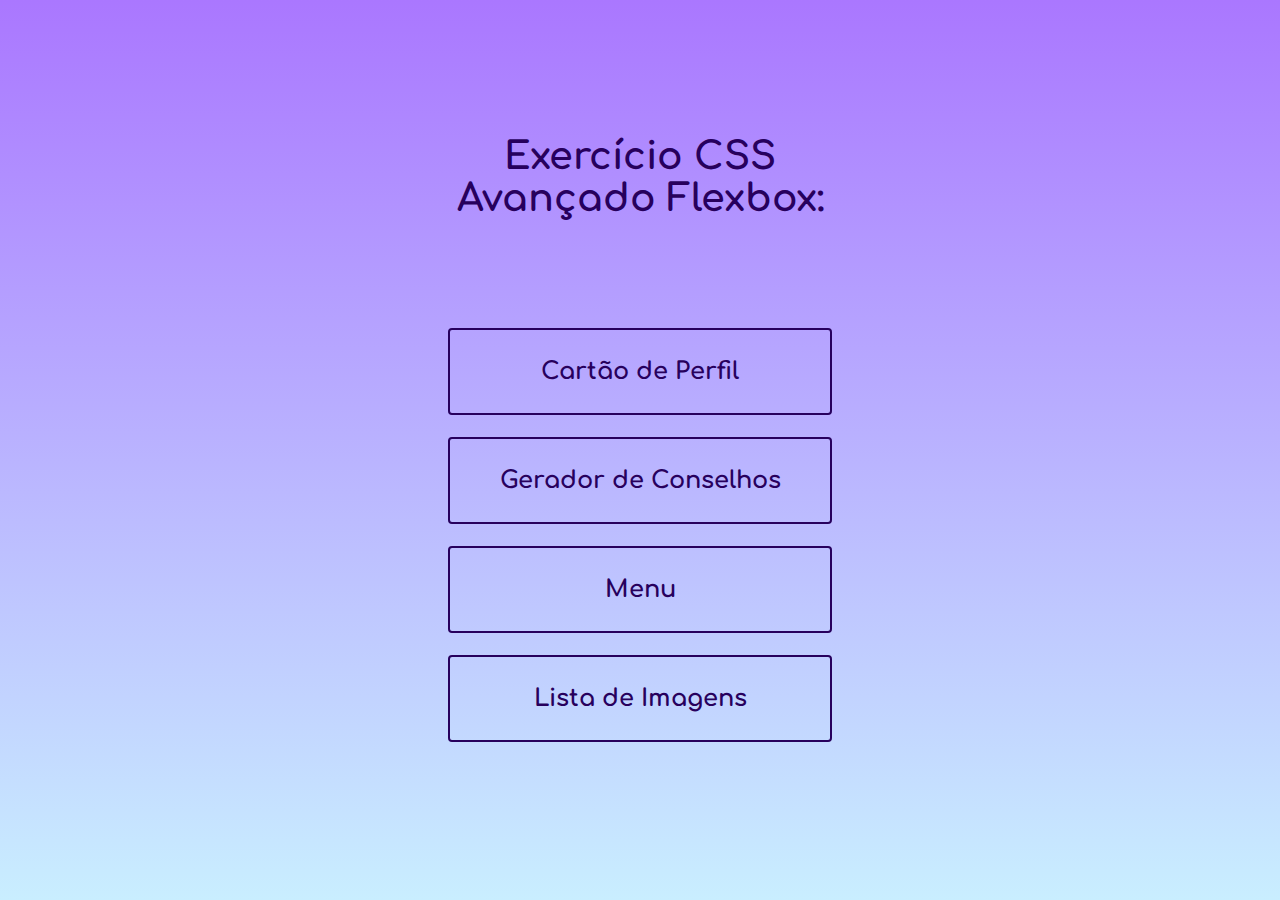
<file: index.html>
<!DOCTYPE html>
<html lang="en">

<head>
    <meta charset="UTF-8">
    <meta name="viewport" content="width=device-width, initial-scale=1.0">
    <link rel="preconnect" href="https://fonts.googleapis.com">
    <link rel="preconnect" href="https://fonts.gstatic.com" crossorigin>
    <link href="https://fonts.googleapis.com/css2?family=Comfortaa:wght@300..700&display=swap" rel="stylesheet">
    <link rel="shortcut icon" href="./coração.png" type="image/x-icon">
    <link rel="stylesheet" href="./reset.css">
    <link rel="stylesheet" href="./style.css">

    <title>Exercício CSS Flexbo</title>
</head>

<body>

    <main class="main">

        <section class="container">

            <h1>Exercício CSS Avançado Flexbox:</h1>

            <div class="botoes">



                <a href="./01- Cartão de Perfil/perfil.html" target="_blank" class="btn">Cartão de Perfil</a>

                <a href="./02- Gerador de Conselhos/gerador.html" target="_blank" class="btn">Gerador de Conselhos</a>

                <a href="./03- Menu/menu.html" target="_blank" class="btn">Menu</a>

                <a href="./04- Lista/lista.html" target="_blank" class="btn">Lista de Imagens</a>

            </div>

        </section>

    </main>

</body>

</html>
</file>
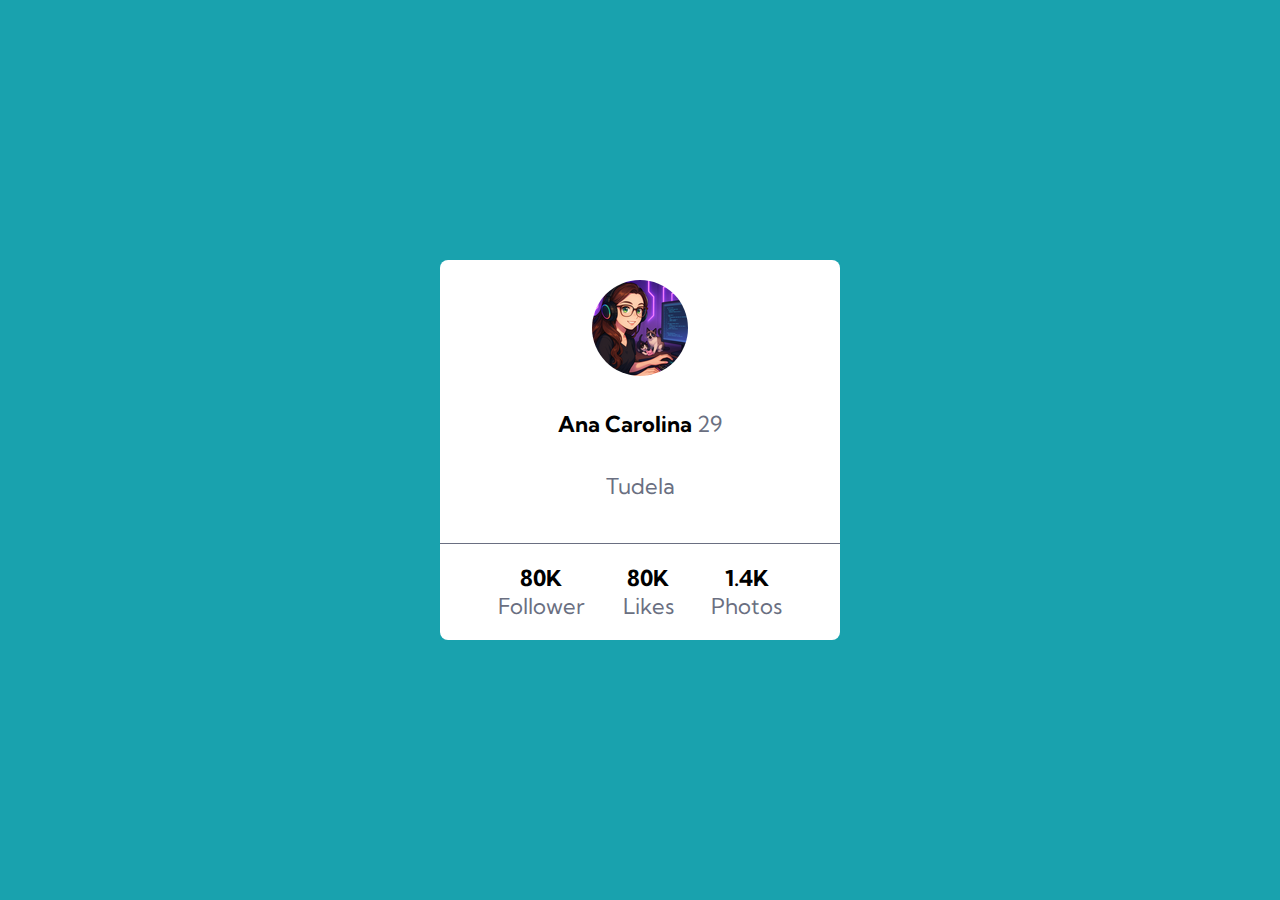
<file: 01- Cartão de Perfil/perfil.html>
<!DOCTYPE html>
<html lang="pt-BR">

<head>
    <meta charset="UTF-8">
    <meta name="viewport" content="width=device-width, initial-scale=1.0">
    <link rel="preconnect" href="https://fonts.googleapis.com">
    <link rel="preconnect" href="https://fonts.gstatic.com" crossorigin>
    <link href="https://fonts.googleapis.com/css2?family=Kumbh+Sans:wght@100..900&display=swap" rel="stylesheet">
    <link rel="shortcut icon" href="../coração.png" type="image/x-icon">
    <link rel="stylesheet" href="../reset.css">
    <link rel="stylesheet" href="./style1.css">
    <title>Cartão de Perfil</title>
</head>

<body>

    <main class="cartao">



        <div class="informacoes-user">

            <img src="./src1/imagem.png" alt="foto do usuário">
            <p><b>Ana Carolina</b> 29</p>
            <p>Tudela</p>

        </div>


        <div class="informacoes-perfil">

            <div class="itens">
                <p><b>80K</b></p>
                <p>Follower</p>
            </div>

            <div class="itens">
                <p><b>80K</b></p>
                <p>Likes</p>
            </div>

            <div class="itens">
                <p><b>1.4K</b></p>
                <p>Photos</p>
            </div>



        </div>

    </main>
</body>

</html>
</file>
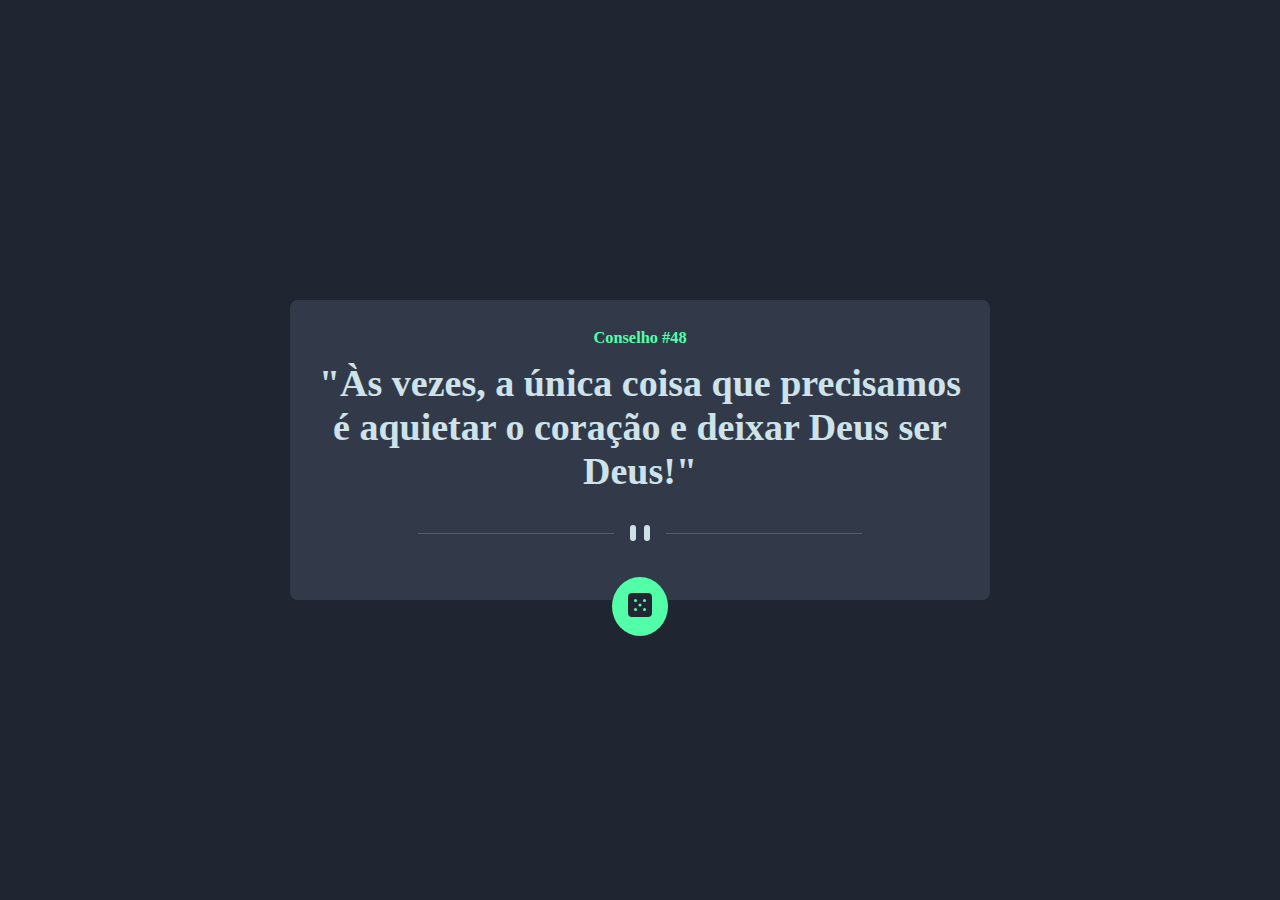
<file: 02- Gerador de Conselhos/gerador.html>
<!DOCTYPE html>
<html lang="en">

<head>
    <meta charset="UTF-8">
    <meta name="viewport" content="width=device-width, initial-scale=1.0">
    <link rel="preconnect" href="https://fonts.googleapis.com">
    <link rel="preconnect" href="https://fonts.gstatic.com" crossorigin>
    <link href="https://fonts.googleapis.com/css2?family=Manrope:wght@200..800&display=swap" rel="stylesheet">
    <link rel="shortcut icon" href="../coração.png" type="image/x-icon">
    <link rel="stylesheet" href="../reset.css">
    <link rel="stylesheet" href="./style2.css">
    <title>Gerador de Conselhos</title>
</head>

<body>

    <main>

        <div class="cartao">

            <h3>Conselho #48</h3>

            <p>"Às vezes, a única coisa que precisamos é aquietar o coração e deixar Deus ser Deus!"</p>

            <picture class="divisao">
                <source media="(max-width: 768px)" srcset="./src2/pattern-divider-mobile.svg">
                <img src="./src2/pattern-divider-desktop.svg" alt="Imagem responsiva">
            </picture>

            <button class="bnt">

                <img src="./src2/icon-dice.svg" alt="desenho de um dado">

            </button>



        </div>


    </main>

</body>

</html>
</file>
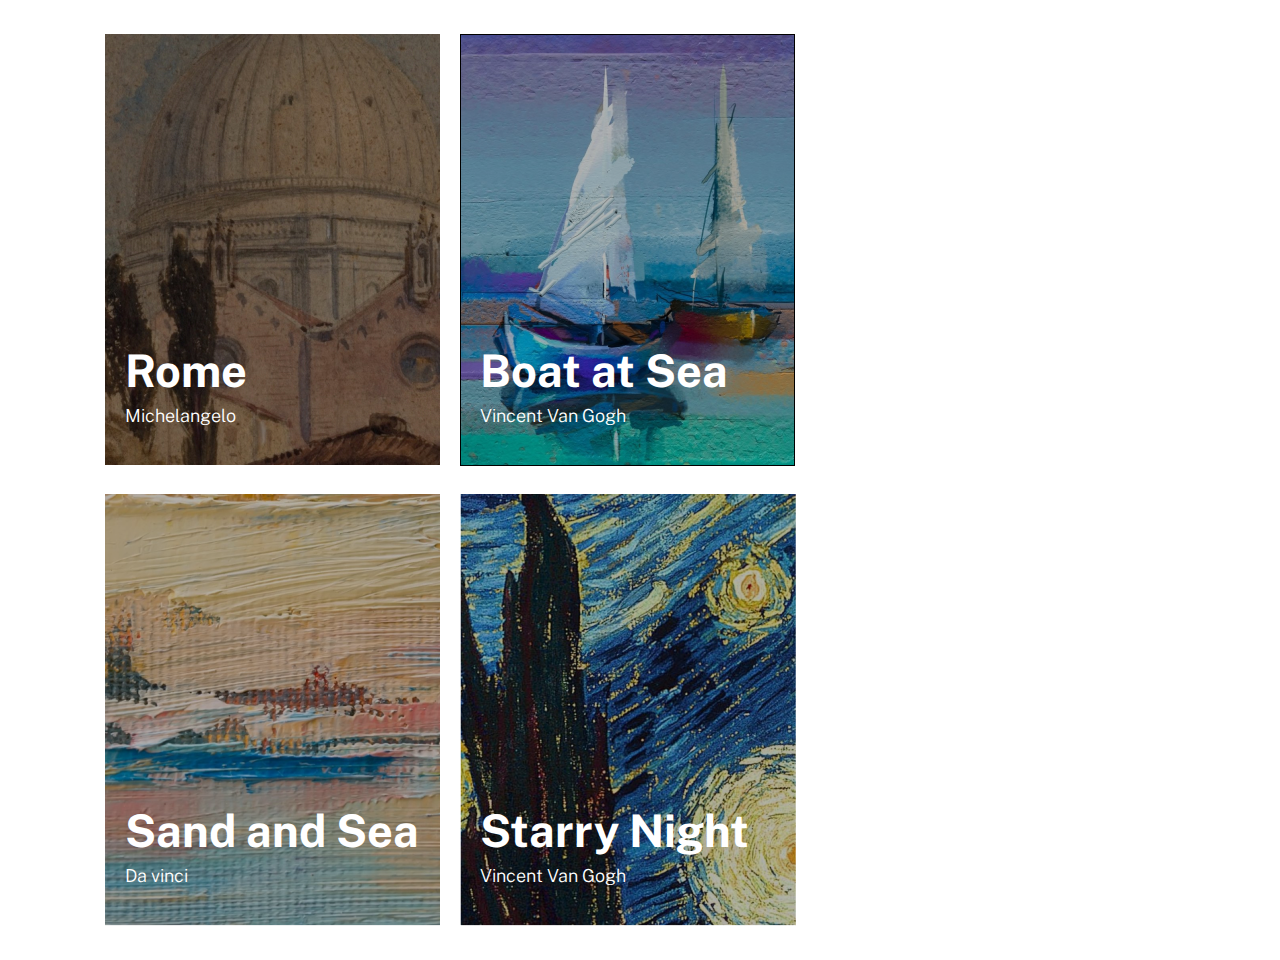
<file: 04- Lista/lista.html>
<!DOCTYPE html>
<html lang="en">

<head>
    <meta charset="UTF-8">
    <meta name="viewport" content="width=device-width, initial-scale=1.0">
    <link rel="preconnect" href="https://fonts.googleapis.com">
    <link rel="preconnect" href="https://fonts.gstatic.com" crossorigin>
    <link href="https://fonts.googleapis.com/css2?family=Public+Sans:ital,wght@0,100..900;1,100..900&display=swap"
        rel="stylesheet">
    <link rel="shortcut icon" href="../coração.png" type="image/x-icon">
    <link rel="stylesheet" href="../reset.css">
    <link rel="stylesheet" href="./style4.css">

    <title>Lista</title>
</head>

<body>

    <main>

        <section class="pinturas">

            <div class="pintura">

                <img src="./src4/6 1.jpg" alt="pintura rome">

                <div class="informacoes">

                    <h2 class="titulo">Rome</h2>
                    <h3 class="sub-titulo">Michelangelo</h3>

                </div>

            </div>

            <div class="pintura">

                <img src="./src4/boat 1.png" alt="pintura Boat at Sea">

                <div class="informacoes">

                    <h2 class="titulo">Boat at Sea</h2>
                    <h3 class="sub-titulo">Vincent Van Gogh</h3>

                </div>

            </div>

            <div class="pintura">

                <img src="./src4/4 1.png" alt="pintura rome">

                <div class="informacoes">

                    <h2 class="titulo">Sand and Sea</h2>
                    <h3 class="sub-titulo">Da vinci</h3>

                </div>

            </div>

            <div class="pintura">

                <img src="./src4/5 1.png" alt="pintura rome">

                <div class="informacoes">

                    <h2 class="titulo">Starry Night</h2>
                    <h3 class="sub-titulo">Vincent Van Gogh</h3>

                </div>

            </div>

        </section>

    </main>

</body>

</html>
</file>
<file: style.css>
:root {
    --fundo: linear-gradient(0deg, rgba(201, 238, 255, 1) 0%, rgba(170, 119, 255, 1) 100%);
    --font: "Comfortaa", sans-serif;
    --cor1: #27005D;
    --cor2: #C9EEFF;
    --cor3: #9400FF;
}

body {
    width: 100vw;
    height: 100vh;
    text-align: center;
    color: var(--cor1);
    font-family: var(--font);
    background: var(--fundo);
}

.container h1 {
    margin-bottom: 108px;
    font-size: 38px;
}

.main {
    height: 100vh;
    display: flex;
    align-items: center;
    justify-content: center;
}

.container {
    width: 30%;
}

.btn {
    display: block;
    color: var(--cor1);
    margin: 22px 0;
    font-family: 'Comfortaa', sans-serif;
    font-weight: bold;
    font-size: 24px;
    border: 2px solid var(--cor1);
    border-radius: 4px;
    padding: 28px;
    position: relative;
    overflow: hidden;
}

.btn::before {
    content: '';
    position: absolute;
    top: 0;
    left: 0;
    height: 100%;
    width: 100%;
    background-color: var(--cor3);
    z-index: -1;
    transform: translateX(-100%);
    transition: ease-in-out 1s;
}

.btn:hover {
    color: var(--cor2);
}

.btn:hover:before {
    transform: translateX(0);
}
</file>
<file: 01- Cartão de Perfil/style1.css>
:root {
    --background-color: hsl(185, 75%, 39%);
    --text-color: hsl(227, 10%, 46%);
    --font: "Kumbh Sans", sans-serif;
}

body {
    display: flex;
    align-items: center;
    justify-content: center;
    width: 100vw;
    height: 100vh;
    font-size: 22px;
    font-weight: 400;
    color: var(--text-color);
    font-family: var(--font);
    background-color: var(--background-color);
}

img {
    border-radius: 50%;
}

b {
    color: black;
    font-weight: 700;
}

.cartao {
    width: 400px;
    height: 380px;
    display: flex;
    flex-direction: column;
    justify-content: space-between;
    border-radius: 8px;
    background-color: #FFFFFF;
}

.informacoes-user {
    width: 100%;
    height: 220px;
    margin-top: 20px;
    display: flex;
    flex-direction: column;
    align-items: center;
    justify-content: space-between;
}


.informacoes-perfil {
    display: flex;
    align-items: center;
    justify-content: space-evenly;
    padding: 20px;
    text-align: center;
    border-top: 1px solid var(--text-color);
}
</file>
<file: 02- Gerador de Conselhos/style2.css>
:root {
    --background-body: hsl(218, 23%, 16%);
    --background-cartao: hsl(217, 19%, 24%);
    --background-botao: hsl(150, 100%, 66%);
    --text-color: hsl(193, 38%, 86%);
    --font: "Manrope", sans-serif;
}

body {
    width: 100vw;
    height: 100vh;
    font-size: 14px;
    color: var(--text-color);
    background-color: var(--background-body);
}

h3 {
    color: var(--background-botao);
}

main {
    width: 100%;
    height: 100%;
    display: flex;
    align-items: center;
    justify-content: center;
}

.cartao {
    display: flex;
    align-items: center;
    justify-content: space-evenly;
    flex-direction: column;
    width: 700px;
    height: 300px;
    padding: 28px;
    border-radius: 8px;
    background-color: var(--background-cartao);
}

.cartao p {
    margin-top: 13px;
    text-align: center;
    font-size: 38px;
    font-weight: 800;
}

.divisao {
    margin: 32px 0;
}

.bnt {
    padding: 16px;
    border: none;
    border-radius: 50%;
    background-color: var(--background-botao);
}

@media (max-width: 768px) {
    .cartao {
        width: 400px;
        height: 400px;
    }
}
</file>
<file: 04- Lista/style4.css>
body {
    font-family: "Public Sans", sans-serif;
    font-size: 30px;
}

h3 {
    font-size: 18px;
    font-weight: 300;
}

.pinturas {
    height: 100vh;
    display: flex;
    align-items: center;
    justify-content: center;
    gap: 20px;
    flex-wrap: wrap;
}

.pinturas .pintura {
    width: 335px;
    height: 432px;
    position: relative;
}

.pinturas .pintura img {
    width: 100;
}

.pinturas .pintura .informacoes {
    position: absolute;
    color: #FFFFFF;
    bottom: 0;
    bottom: 40px;
    left: 20px;
}

.pinturas .pintura .informacoes .titulo {
    margin-bottom: 8px;
}


@media (max-width: 1440px) {
   .pinturas{
    max-width: 900px;
    margin: 30px 0;
   }
}
</file>
